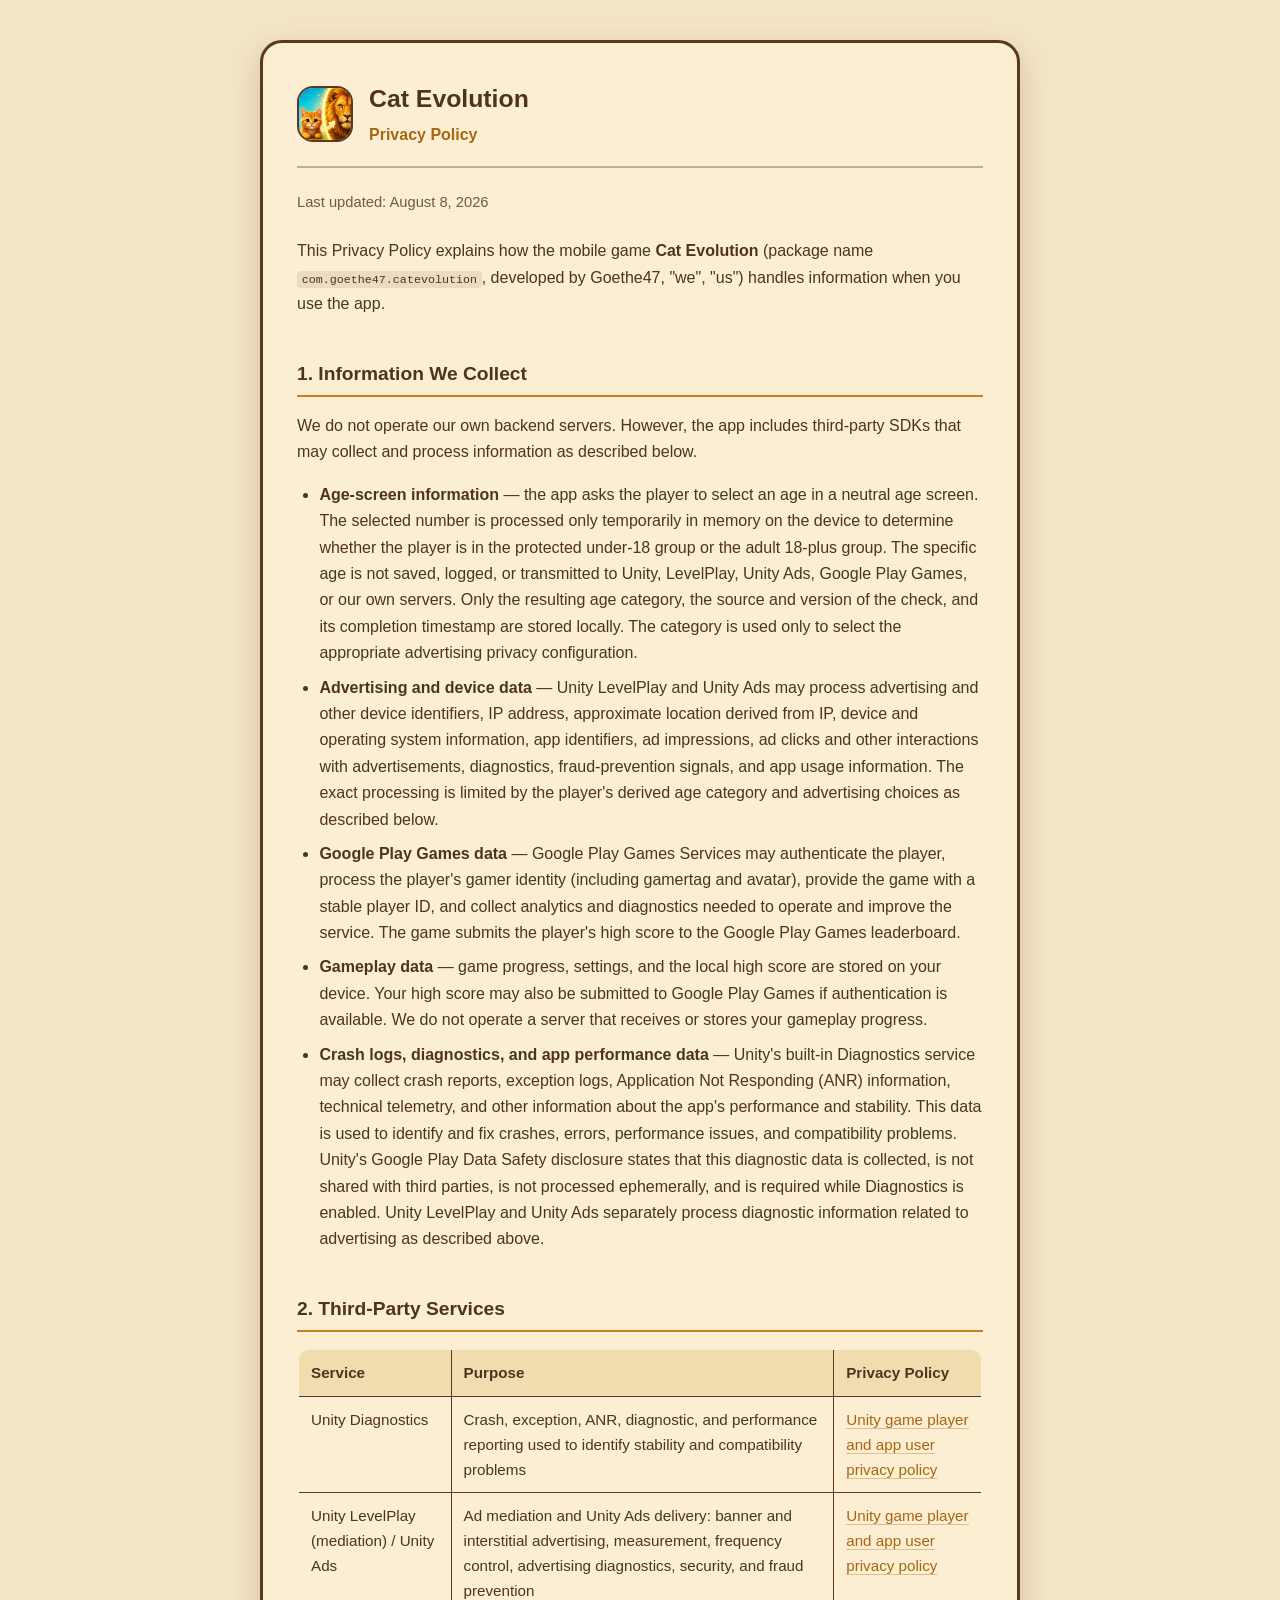
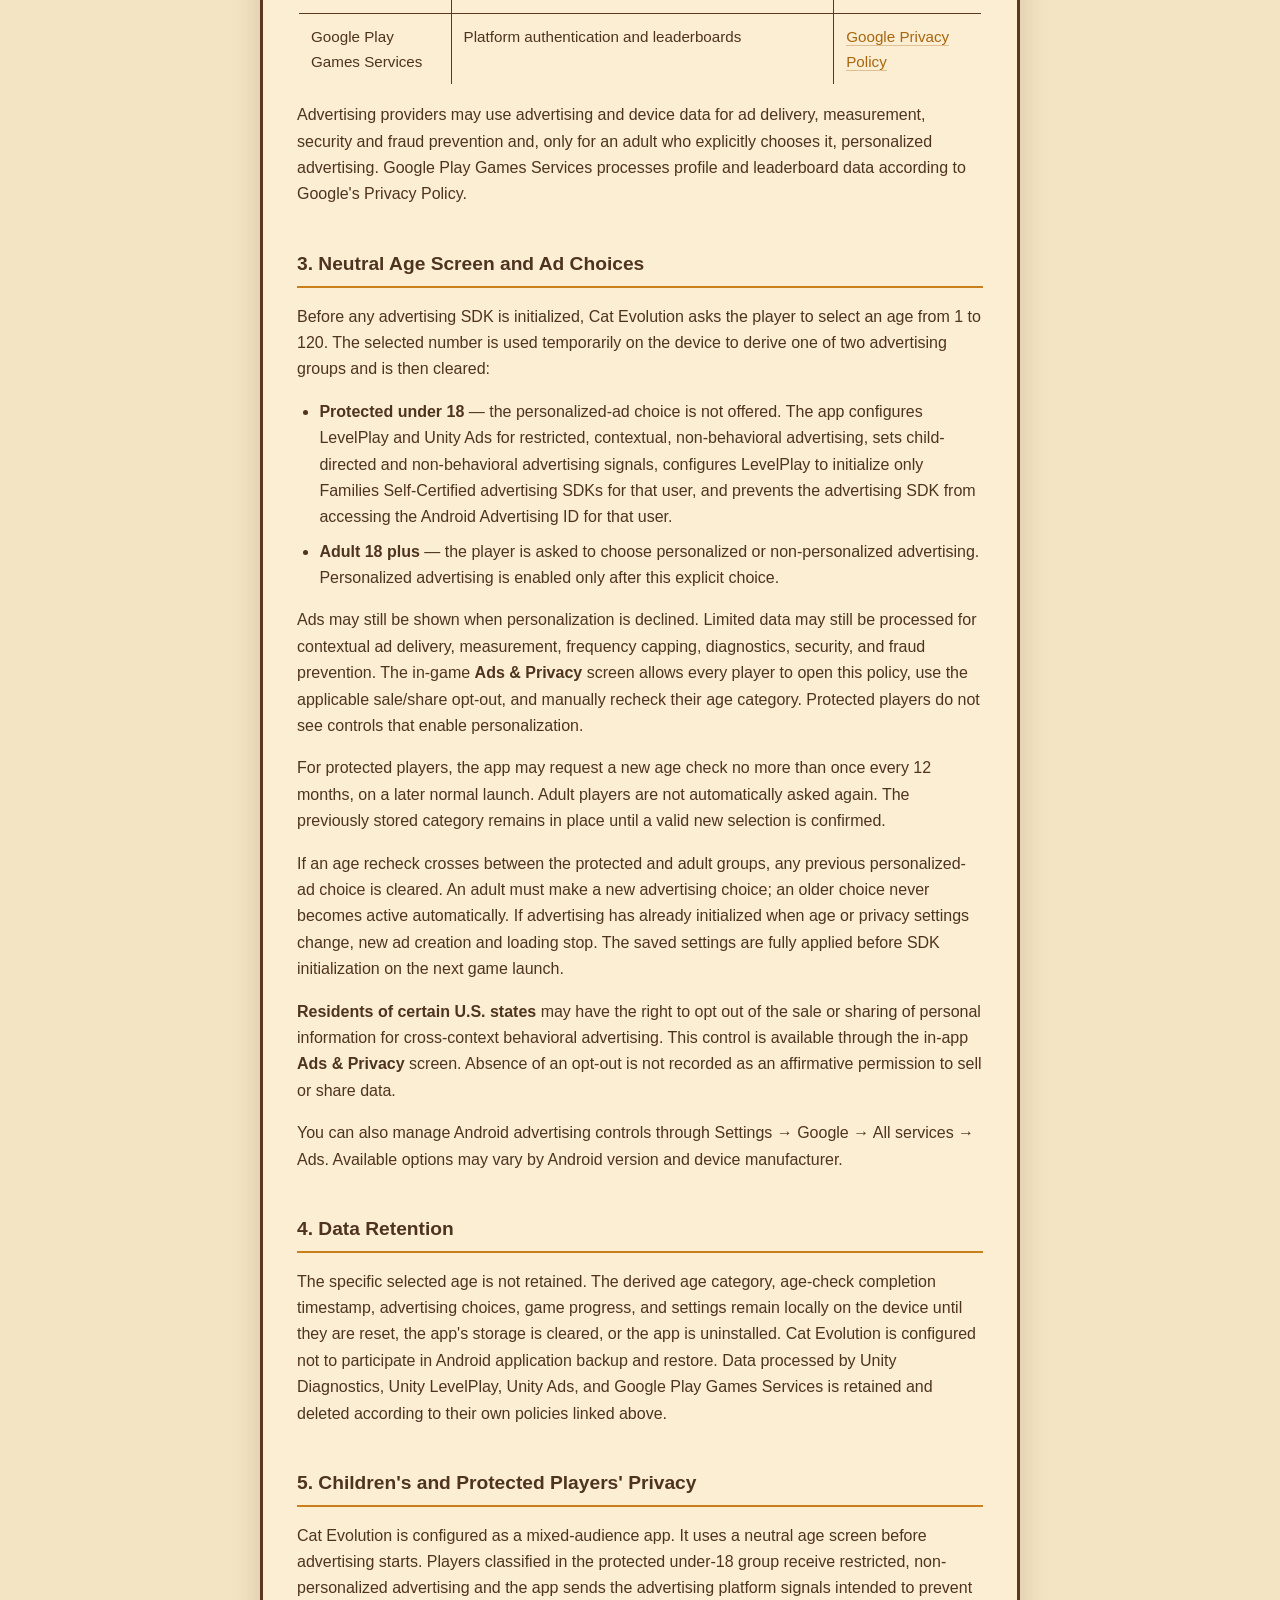
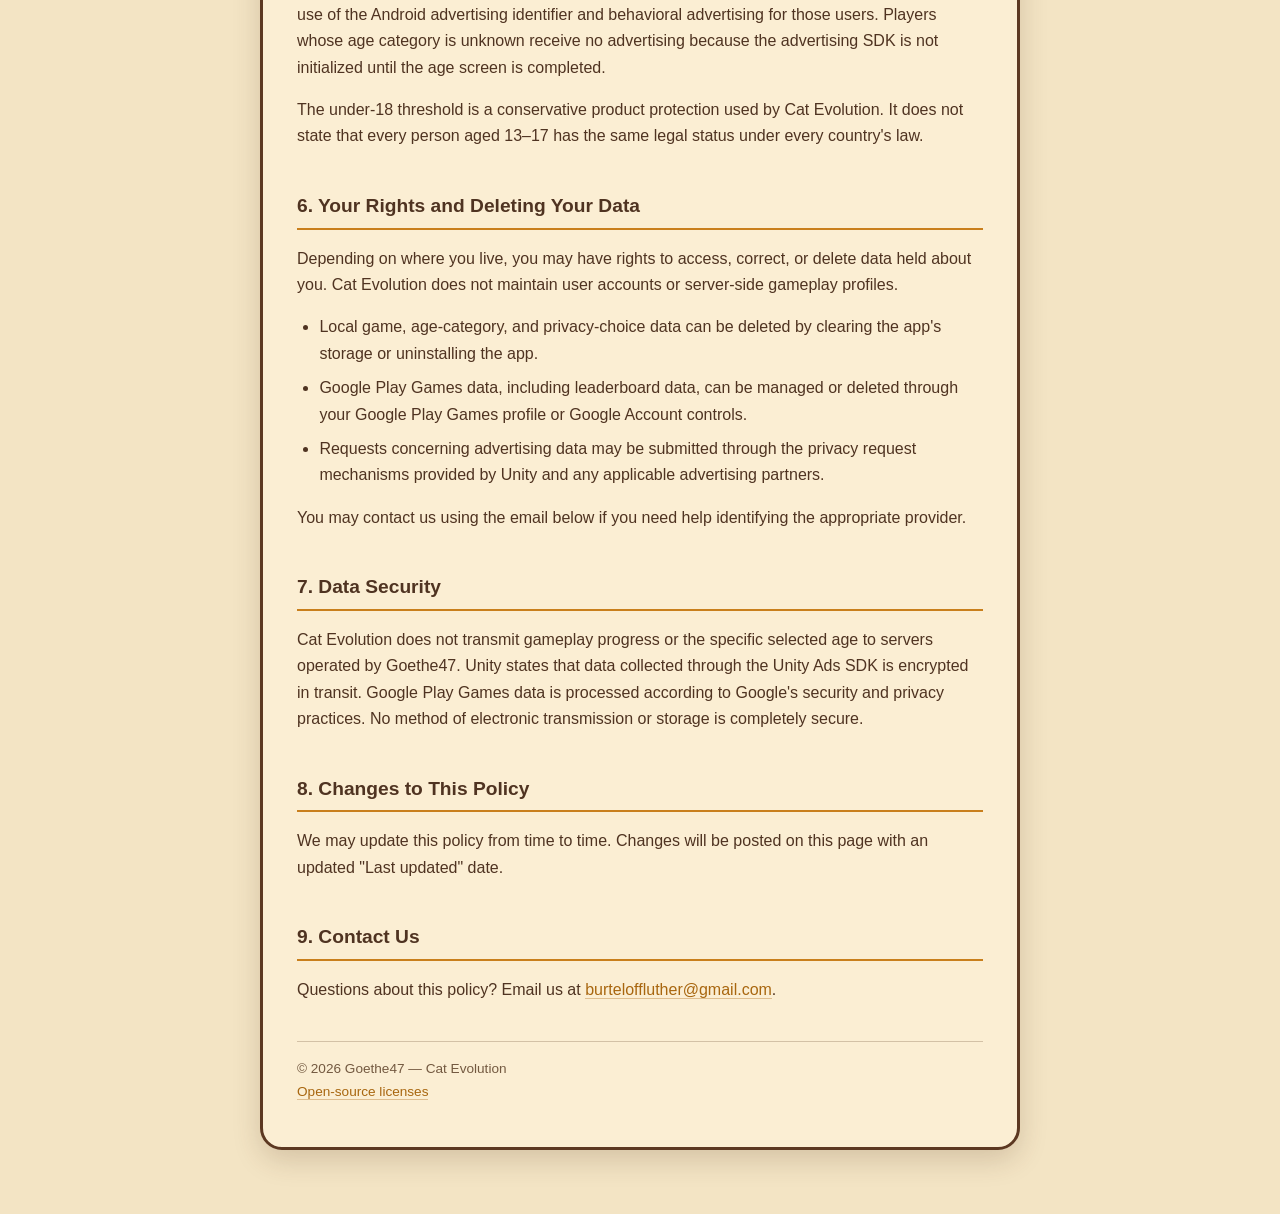
<file: index.html>
<!DOCTYPE html>
<html lang="en">
<head>
<meta charset="UTF-8">
<meta name="viewport" content="width=device-width, initial-scale=1.0">
<title>Cat Evolution — Privacy Policy</title>
<link rel="icon" href="icon.png">
<link rel="stylesheet" href="styles.css">
</head>
<body>
<div class="card">
<div class="masthead">
  <img src="icon.png" alt="Cat Evolution icon">
  <div class="masthead-text">
    <h1>Cat Evolution</h1>
    <p class="page-name">Privacy Policy</p>
  </div>
</div>
<hr class="divider">
<p class="updated">Last updated: August 8, 2026</p>
<p>This Privacy Policy explains how the mobile game <strong>Cat Evolution</strong> (package name <code>com.goethe47.catevolution</code>, developed by Goethe47, "we", "us") handles information when you use the app.</p>

<h2>1. Information We Collect</h2>
<p>We do not operate our own backend servers. However, the app includes third-party SDKs that may collect and process information as described below.</p>
<ul>
  <li><strong>Age-screen information</strong> — the app asks the player to select an age in a neutral age screen. The selected number is processed only temporarily in memory on the device to determine whether the player is in the protected under-18 group or the adult 18-plus group. The specific age is not saved, logged, or transmitted to Unity, LevelPlay, Unity Ads, Google Play Games, or our own servers. Only the resulting age category, the source and version of the check, and its completion timestamp are stored locally. The category is used only to select the appropriate advertising privacy configuration.</li>
  <li><strong>Advertising and device data</strong> — Unity LevelPlay and Unity Ads may process advertising and other device identifiers, IP address, approximate location derived from IP, device and operating system information, app identifiers, ad impressions, ad clicks and other interactions with advertisements, diagnostics, fraud-prevention signals, and app usage information. The exact processing is limited by the player's derived age category and advertising choices as described below.</li>
  <li><strong>Google Play Games data</strong> — Google Play Games Services may authenticate the player, process the player's gamer identity (including gamertag and avatar), provide the game with a stable player ID, and collect analytics and diagnostics needed to operate and improve the service. The game submits the player's high score to the Google Play Games leaderboard.</li>
  <li><strong>Gameplay data</strong> — game progress, settings, and the local high score are stored on your device. Your high score may also be submitted to Google Play Games if authentication is available. We do not operate a server that receives or stores your gameplay progress.</li>
  <li><strong>Crash logs, diagnostics, and app performance data</strong> — Unity's built-in Diagnostics service may collect crash reports, exception logs, Application Not Responding (ANR) information, technical telemetry, and other information about the app's performance and stability. This data is used to identify and fix crashes, errors, performance issues, and compatibility problems. Unity's Google Play Data Safety disclosure states that this diagnostic data is collected, is not shared with third parties, is not processed ephemerally, and is required while Diagnostics is enabled. Unity LevelPlay and Unity Ads separately process diagnostic information related to advertising as described above.</li>
</ul>

<h2>2. Third-Party Services</h2>
<table>
  <tr><th>Service</th><th>Purpose</th><th>Privacy Policy</th></tr>
  <tr><td>Unity Diagnostics</td><td>Crash, exception, ANR, diagnostic, and performance reporting used to identify stability and compatibility problems</td><td><a href="https://unity.com/legal/game-player-and-app-user-privacy-policy" target="_blank" rel="noopener">Unity game player and app user privacy policy</a></td></tr>
  <tr><td>Unity LevelPlay (mediation) / Unity Ads</td><td>Ad mediation and Unity Ads delivery: banner and interstitial advertising, measurement, frequency control, advertising diagnostics, security, and fraud prevention</td><td><a href="https://unity.com/legal/game-player-and-app-user-privacy-policy" target="_blank" rel="noopener">Unity game player and app user privacy policy</a></td></tr>
  <tr><td>Google Play Games Services</td><td>Platform authentication and leaderboards</td><td><a href="https://policies.google.com/privacy" target="_blank" rel="noopener">Google Privacy Policy</a></td></tr>
</table>
<p>Advertising providers may use advertising and device data for ad delivery, measurement, security and fraud prevention and, only for an adult who explicitly chooses it, personalized advertising. Google Play Games Services processes profile and leaderboard data according to Google's Privacy Policy.</p>

<h2>3. Neutral Age Screen and Ad Choices</h2>
<p>Before any advertising SDK is initialized, Cat Evolution asks the player to select an age from 1 to 120. The selected number is used temporarily on the device to derive one of two advertising groups and is then cleared:</p>
<ul>
  <li><strong>Protected under 18</strong> — the personalized-ad choice is not offered. The app configures LevelPlay and Unity Ads for restricted, contextual, non-behavioral advertising, sets child-directed and non-behavioral advertising signals, configures LevelPlay to initialize only Families Self-Certified advertising SDKs for that user, and prevents the advertising SDK from accessing the Android Advertising ID for that user.</li>
  <li><strong>Adult 18 plus</strong> — the player is asked to choose personalized or non-personalized advertising. Personalized advertising is enabled only after this explicit choice.</li>
</ul>
<p>Ads may still be shown when personalization is declined. Limited data may still be processed for contextual ad delivery, measurement, frequency capping, diagnostics, security, and fraud prevention. The in-game <strong>Ads &amp; Privacy</strong> screen allows every player to open this policy, use the applicable sale/share opt-out, and manually recheck their age category. Protected players do not see controls that enable personalization.</p>
<p>For protected players, the app may request a new age check no more than once every 12 months, on a later normal launch. Adult players are not automatically asked again. The previously stored category remains in place until a valid new selection is confirmed.</p>
<p>If an age recheck crosses between the protected and adult groups, any previous personalized-ad choice is cleared. An adult must make a new advertising choice; an older choice never becomes active automatically. If advertising has already initialized when age or privacy settings change, new ad creation and loading stop. The saved settings are fully applied before SDK initialization on the next game launch.</p>
<p><strong>Residents of certain U.S. states</strong> may have the right to opt out of the sale or sharing of personal information for cross-context behavioral advertising. This control is available through the in-app <strong>Ads &amp; Privacy</strong> screen. Absence of an opt-out is not recorded as an affirmative permission to sell or share data.</p>
<p>You can also manage Android advertising controls through Settings → Google → All services → Ads. Available options may vary by Android version and device manufacturer.</p>

<h2>4. Data Retention</h2>
<p>The specific selected age is not retained. The derived age category, age-check completion timestamp, advertising choices, game progress, and settings remain locally on the device until they are reset, the app's storage is cleared, or the app is uninstalled. Cat Evolution is configured not to participate in Android application backup and restore. Data processed by Unity Diagnostics, Unity LevelPlay, Unity Ads, and Google Play Games Services is retained and deleted according to their own policies linked above.</p>

<h2>5. Children's and Protected Players' Privacy</h2>
<p>Cat Evolution is configured as a mixed-audience app. It uses a neutral age screen before advertising starts. Players classified in the protected under-18 group receive restricted, non-personalized advertising and the app sends the advertising platform signals intended to prevent use of the Android advertising identifier and behavioral advertising for those users. Players whose age category is unknown receive no advertising because the advertising SDK is not initialized until the age screen is completed.</p>
<p>The under-18 threshold is a conservative product protection used by Cat Evolution. It does not state that every person aged 13–17 has the same legal status under every country's law.</p>

<h2>6. Your Rights and Deleting Your Data</h2>
<p>Depending on where you live, you may have rights to access, correct, or delete data held about you. Cat Evolution does not maintain user accounts or server-side gameplay profiles.</p>
<ul>
  <li>Local game, age-category, and privacy-choice data can be deleted by clearing the app's storage or uninstalling the app.</li>
  <li>Google Play Games data, including leaderboard data, can be managed or deleted through your Google Play Games profile or Google Account controls.</li>
  <li>Requests concerning advertising data may be submitted through the privacy request mechanisms provided by Unity and any applicable advertising partners.</li>
</ul>
<p>You may contact us using the email below if you need help identifying the appropriate provider.</p>

<h2>7. Data Security</h2>
<p>Cat Evolution does not transmit gameplay progress or the specific selected age to servers operated by Goethe47. Unity states that data collected through the Unity Ads SDK is encrypted in transit. Google Play Games data is processed according to Google's security and privacy practices. No method of electronic transmission or storage is completely secure.</p>

<h2>8. Changes to This Policy</h2>
<p>We may update this policy from time to time. Changes will be posted on this page with an updated "Last updated" date.</p>

<h2>9. Contact Us</h2>
<p>Questions about this policy? Email us at <a href="mailto:burteloffluther@gmail.com">burteloffluther@gmail.com</a>.</p>
<footer>&copy; 2026 Goethe47 — Cat Evolution<br><a href="open-source-licenses.html">Open-source licenses</a></footer>
</div>
</body>
</html>
</file>
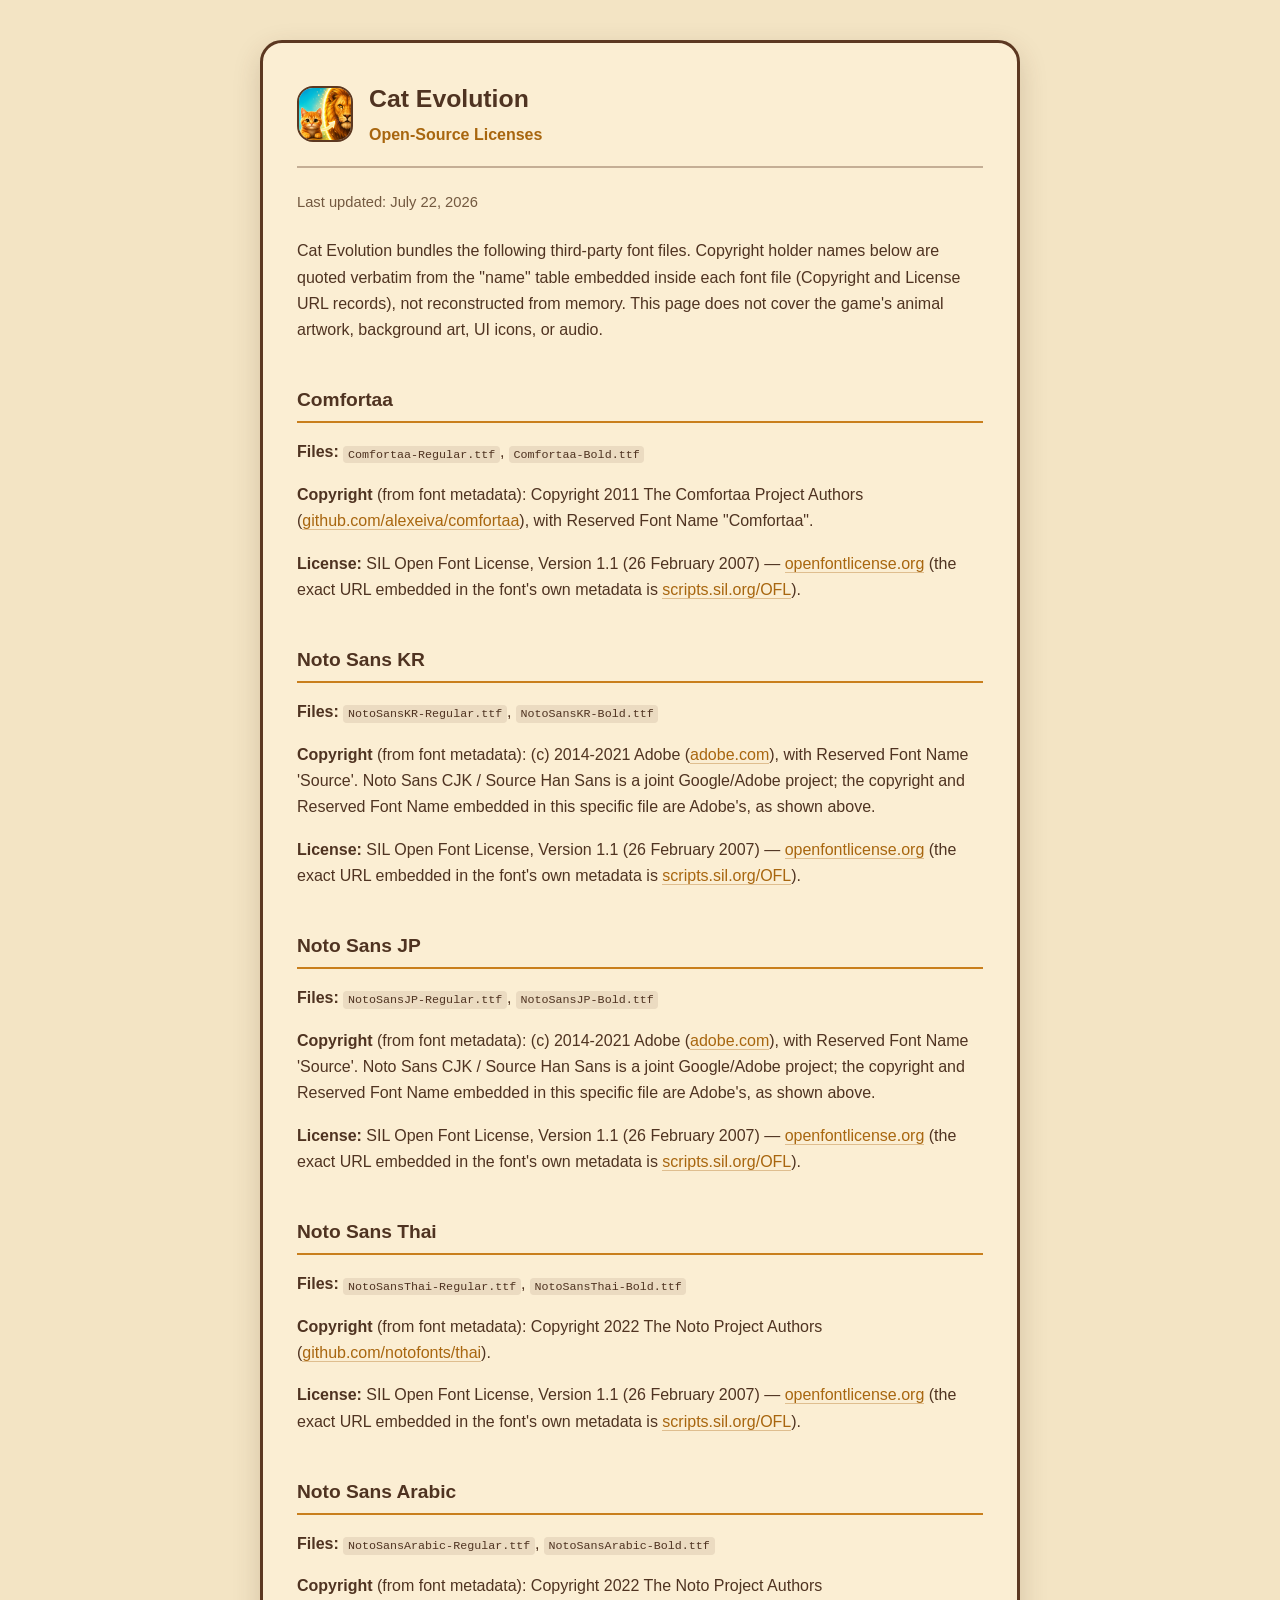
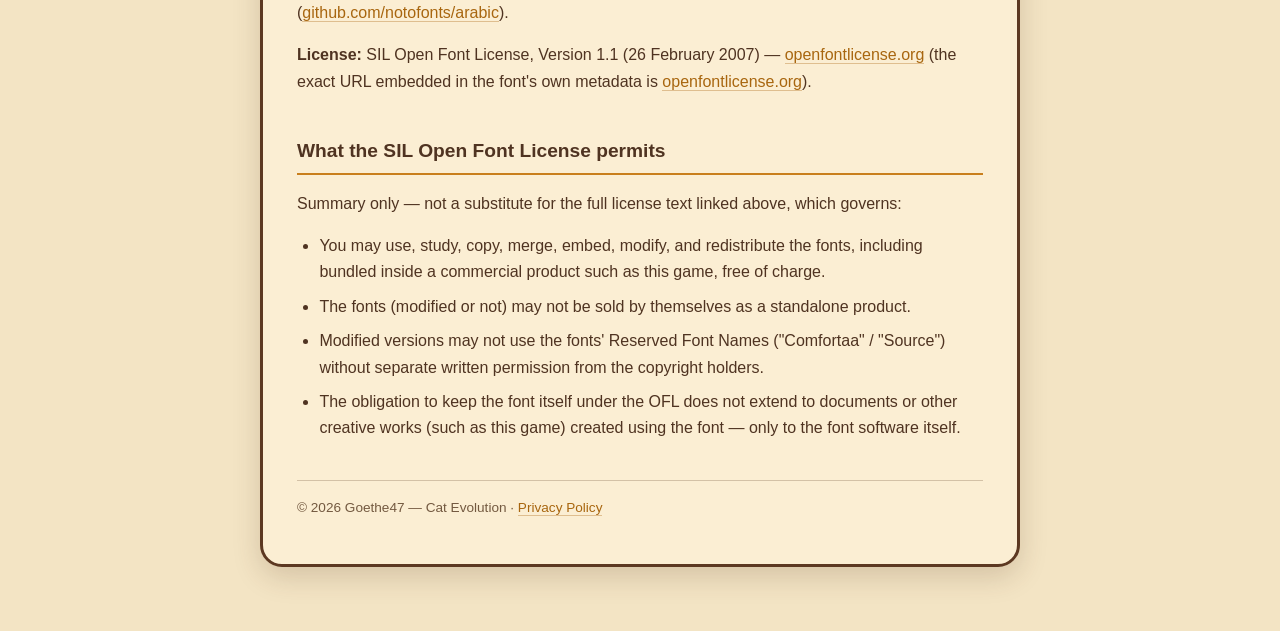
<file: open-source-licenses.html>
<!DOCTYPE html>
<html lang="en">
<head>
<meta charset="UTF-8">
<meta name="viewport" content="width=device-width, initial-scale=1.0">
<title>Cat Evolution — Open-Source Licenses</title>
<link rel="icon" href="icon.png">
<link rel="stylesheet" href="styles.css">
</head>
<body>
<div class="card">
<div class="masthead">
  <img src="icon.png" alt="Cat Evolution icon">
  <div class="masthead-text">
    <h1>Cat Evolution</h1>
    <p class="page-name">Open-Source Licenses</p>
  </div>
</div>
<hr class="divider">
<p class="updated">Last updated: July 22, 2026</p>

<p>Cat Evolution bundles the following third-party font files. Copyright holder names below are
quoted verbatim from the "name" table embedded inside each font file (Copyright and License URL
records), not reconstructed from memory. This page does not cover the game's animal artwork,
background art, UI icons, or audio.</p>

<h2>Comfortaa</h2>

<p><strong>Files:</strong> <code>Comfortaa-Regular.ttf</code>, <code>Comfortaa-Bold.ttf</code></p>

<p><strong>Copyright</strong> (from font metadata): Copyright 2011 The Comfortaa Project Authors
(<a href="https://github.com/alexeiva/comfortaa" target="_blank" rel="noopener">github.com/alexeiva/comfortaa</a>),
with Reserved Font Name "Comfortaa".</p>

<p><strong>License:</strong> SIL Open Font License, Version 1.1 (26 February 2007) —
<a href="https://openfontlicense.org/" target="_blank" rel="noopener">openfontlicense.org</a>
(the exact URL embedded in the font's own metadata is
<a href="http://scripts.sil.org/OFL" target="_blank" rel="noopener">scripts.sil.org/OFL</a>).</p>

<h2>Noto Sans KR</h2>

<p><strong>Files:</strong> <code>NotoSansKR-Regular.ttf</code>, <code>NotoSansKR-Bold.ttf</code></p>

<p><strong>Copyright</strong> (from font metadata): (c) 2014-2021 Adobe
(<a href="http://www.adobe.com/" target="_blank" rel="noopener">adobe.com</a>), with Reserved
Font Name 'Source'. Noto Sans CJK / Source Han Sans is a joint Google/Adobe project; the
copyright and Reserved Font Name embedded in this specific file are Adobe's, as shown above.</p>

<p><strong>License:</strong> SIL Open Font License, Version 1.1 (26 February 2007) —
<a href="https://openfontlicense.org/" target="_blank" rel="noopener">openfontlicense.org</a>
(the exact URL embedded in the font's own metadata is
<a href="http://scripts.sil.org/OFL" target="_blank" rel="noopener">scripts.sil.org/OFL</a>).</p>

<h2>Noto Sans JP</h2>

<p><strong>Files:</strong> <code>NotoSansJP-Regular.ttf</code>, <code>NotoSansJP-Bold.ttf</code></p>

<p><strong>Copyright</strong> (from font metadata): (c) 2014-2021 Adobe
(<a href="http://www.adobe.com/" target="_blank" rel="noopener">adobe.com</a>), with Reserved
Font Name 'Source'. Noto Sans CJK / Source Han Sans is a joint Google/Adobe project; the
copyright and Reserved Font Name embedded in this specific file are Adobe's, as shown above.</p>

<p><strong>License:</strong> SIL Open Font License, Version 1.1 (26 February 2007) —
<a href="https://openfontlicense.org/" target="_blank" rel="noopener">openfontlicense.org</a>
(the exact URL embedded in the font's own metadata is
<a href="http://scripts.sil.org/OFL" target="_blank" rel="noopener">scripts.sil.org/OFL</a>).</p>

<h2>Noto Sans Thai</h2>

<p><strong>Files:</strong> <code>NotoSansThai-Regular.ttf</code>, <code>NotoSansThai-Bold.ttf</code></p>

<p><strong>Copyright</strong> (from font metadata): Copyright 2022 The Noto Project Authors
(<a href="https://github.com/notofonts/thai" target="_blank" rel="noopener">github.com/notofonts/thai</a>).</p>

<p><strong>License:</strong> SIL Open Font License, Version 1.1 (26 February 2007) —
<a href="https://openfontlicense.org/" target="_blank" rel="noopener">openfontlicense.org</a>
(the exact URL embedded in the font's own metadata is
<a href="https://scripts.sil.org/OFL" target="_blank" rel="noopener">scripts.sil.org/OFL</a>).</p>

<h2>Noto Sans Arabic</h2>

<p><strong>Files:</strong> <code>NotoSansArabic-Regular.ttf</code>, <code>NotoSansArabic-Bold.ttf</code></p>

<p><strong>Copyright</strong> (from font metadata): Copyright 2022 The Noto Project Authors
(<a href="https://github.com/notofonts/arabic" target="_blank" rel="noopener">github.com/notofonts/arabic</a>).</p>

<p><strong>License:</strong> SIL Open Font License, Version 1.1 (26 February 2007) —
<a href="https://openfontlicense.org/" target="_blank" rel="noopener">openfontlicense.org</a>
(the exact URL embedded in the font's own metadata is
<a href="https://openfontlicense.org" target="_blank" rel="noopener">openfontlicense.org</a>).</p>

<h2>What the SIL Open Font License permits</h2>

<p>Summary only — not a substitute for the full license text linked above, which governs:</p>
<ul>
  <li>You may use, study, copy, merge, embed, modify, and redistribute the fonts, including
    bundled inside a commercial product such as this game, free of charge.</li>
  <li>The fonts (modified or not) may not be sold by themselves as a standalone product.</li>
  <li>Modified versions may not use the fonts' Reserved Font Names ("Comfortaa" / "Source")
    without separate written permission from the copyright holders.</li>
  <li>The obligation to keep the font itself under the OFL does not extend to documents or other
    creative works (such as this game) created using the font — only to the font software
    itself.</li>
</ul>

<footer>
  &copy; 2026 Goethe47 — Cat Evolution · <a href="index.html">Privacy Policy</a>
</footer>
</div>
</body>
</html>
</file>
<file: styles.css>
:root {
  color-scheme: light dark;
  --bg: #f3e4c4;
  --card: #fbeed3;
  --border: #5c3821;
  --text: #4f3321;
  --muted: #735940;
  --accent: #c97f1c;
  --accent-strong: #a8660f;
  --table-head: #f0dcae;
  --code-bg: rgba(92, 56, 33, 0.1);
  --shadow: rgba(76, 46, 20, 0.18);
}

@media (prefers-color-scheme: dark) {
  :root {
    --bg: #1b140c;
    --card: #241a10;
    --border: #caa06a;
    --text: #f2e2c4;
    --muted: #cbab80;
    --accent: #f0b94a;
    --accent-strong: #ffce6e;
    --table-head: #33260f;
    --code-bg: rgba(240, 185, 74, 0.12);
    --shadow: rgba(0, 0, 0, 0.5);
  }
}

* { box-sizing: border-box; }

body {
  font-family: -apple-system, BlinkMacSystemFont, "Segoe UI", Roboto, Helvetica, Arial, sans-serif;
  line-height: 1.65;
  margin: 0;
  padding: 40px 16px 64px;
  color: var(--text);
  background: var(--bg);
}

.card {
  max-width: 760px;
  margin: 0 auto;
  background: var(--card);
  border: 3px solid var(--border);
  border-radius: 22px;
  padding: 36px 34px 44px;
  box-shadow: 0 10px 28px var(--shadow);
}

.masthead {
  display: flex;
  align-items: center;
  gap: 16px;
  margin-bottom: 6px;
}

.masthead img {
  width: 56px;
  height: 56px;
  border-radius: 16px;
  border: 2px solid var(--border);
  flex-shrink: 0;
}

.masthead-text h1 {
  margin: 0;
  font-size: 1.55em;
  color: var(--text);
}

.masthead-text .page-name {
  margin: 2px 0 0;
  font-size: 1em;
  font-weight: 600;
  color: var(--accent-strong);
}

hr.divider {
  border: none;
  border-top: 2px solid var(--border);
  opacity: 0.35;
  margin: 18px 0 22px;
}

.updated { color: var(--muted); font-size: 0.92em; margin-bottom: 1.6em; }

h2 {
  font-size: 1.2em;
  margin-top: 2.1em;
  color: var(--text);
  border-bottom: 2px solid var(--border);
  opacity: 1;
  padding-bottom: 0.3em;
}
h2 { border-bottom-color: var(--accent); }

ul { padding-left: 1.4em; }
li { margin-bottom: 0.5em; }

table {
  border-collapse: collapse;
  width: 100%;
  margin: 1em 0;
  border: 2px solid var(--border);
  border-radius: 12px;
  overflow: hidden;
}
th, td {
  text-align: left;
  padding: 10px 12px;
  border: 1px solid var(--border);
  font-size: 0.95em;
  vertical-align: top;
}
th { background: var(--table-head); color: var(--text); }

code {
  background: var(--code-bg);
  padding: 0.15em 0.4em;
  border-radius: 4px;
  font-size: 0.9em;
}

a { color: var(--accent-strong); text-decoration: none; border-bottom: 1px solid rgba(168, 102, 15, 0.35); }
a:hover { border-bottom-color: var(--accent-strong); }

footer {
  margin-top: 2.8em;
  padding-top: 1.2em;
  border-top: 1px solid rgba(92, 56, 33, 0.25);
  font-size: 0.85em;
  color: var(--muted);
}
</file>
